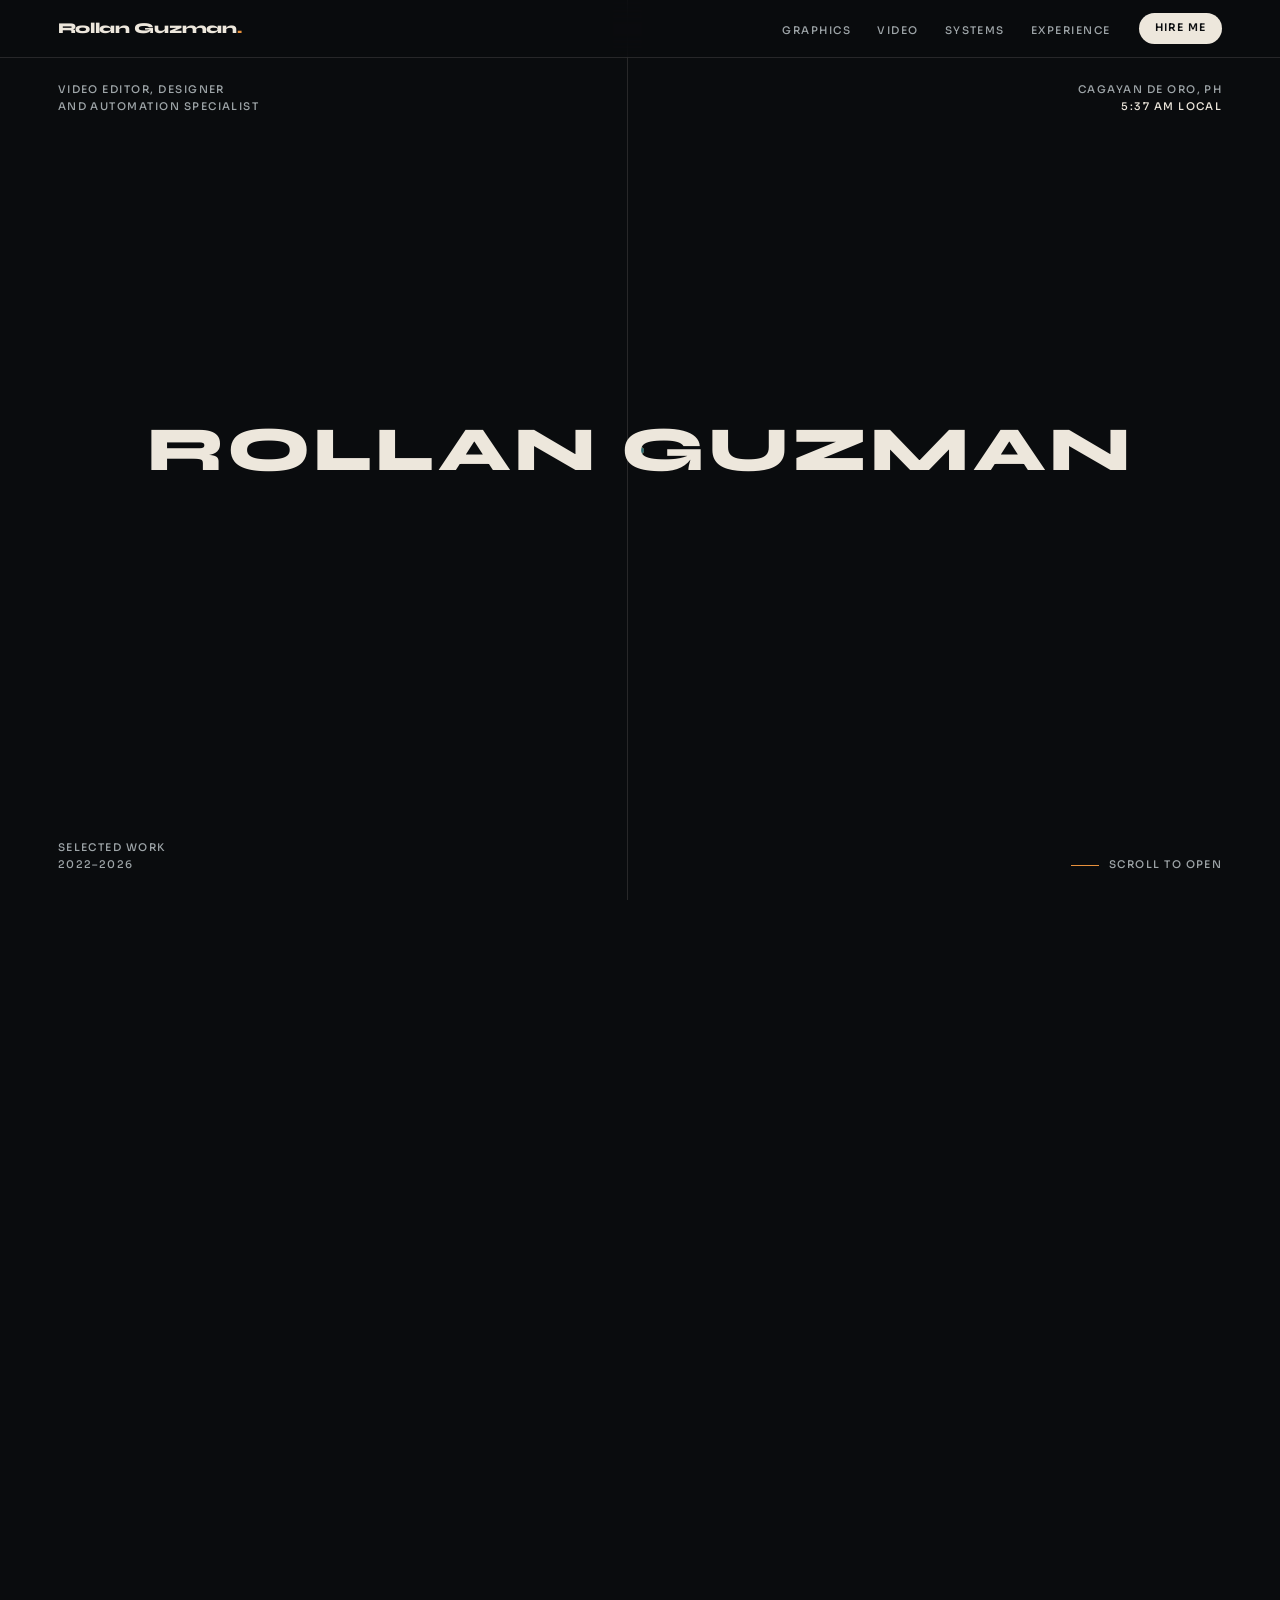
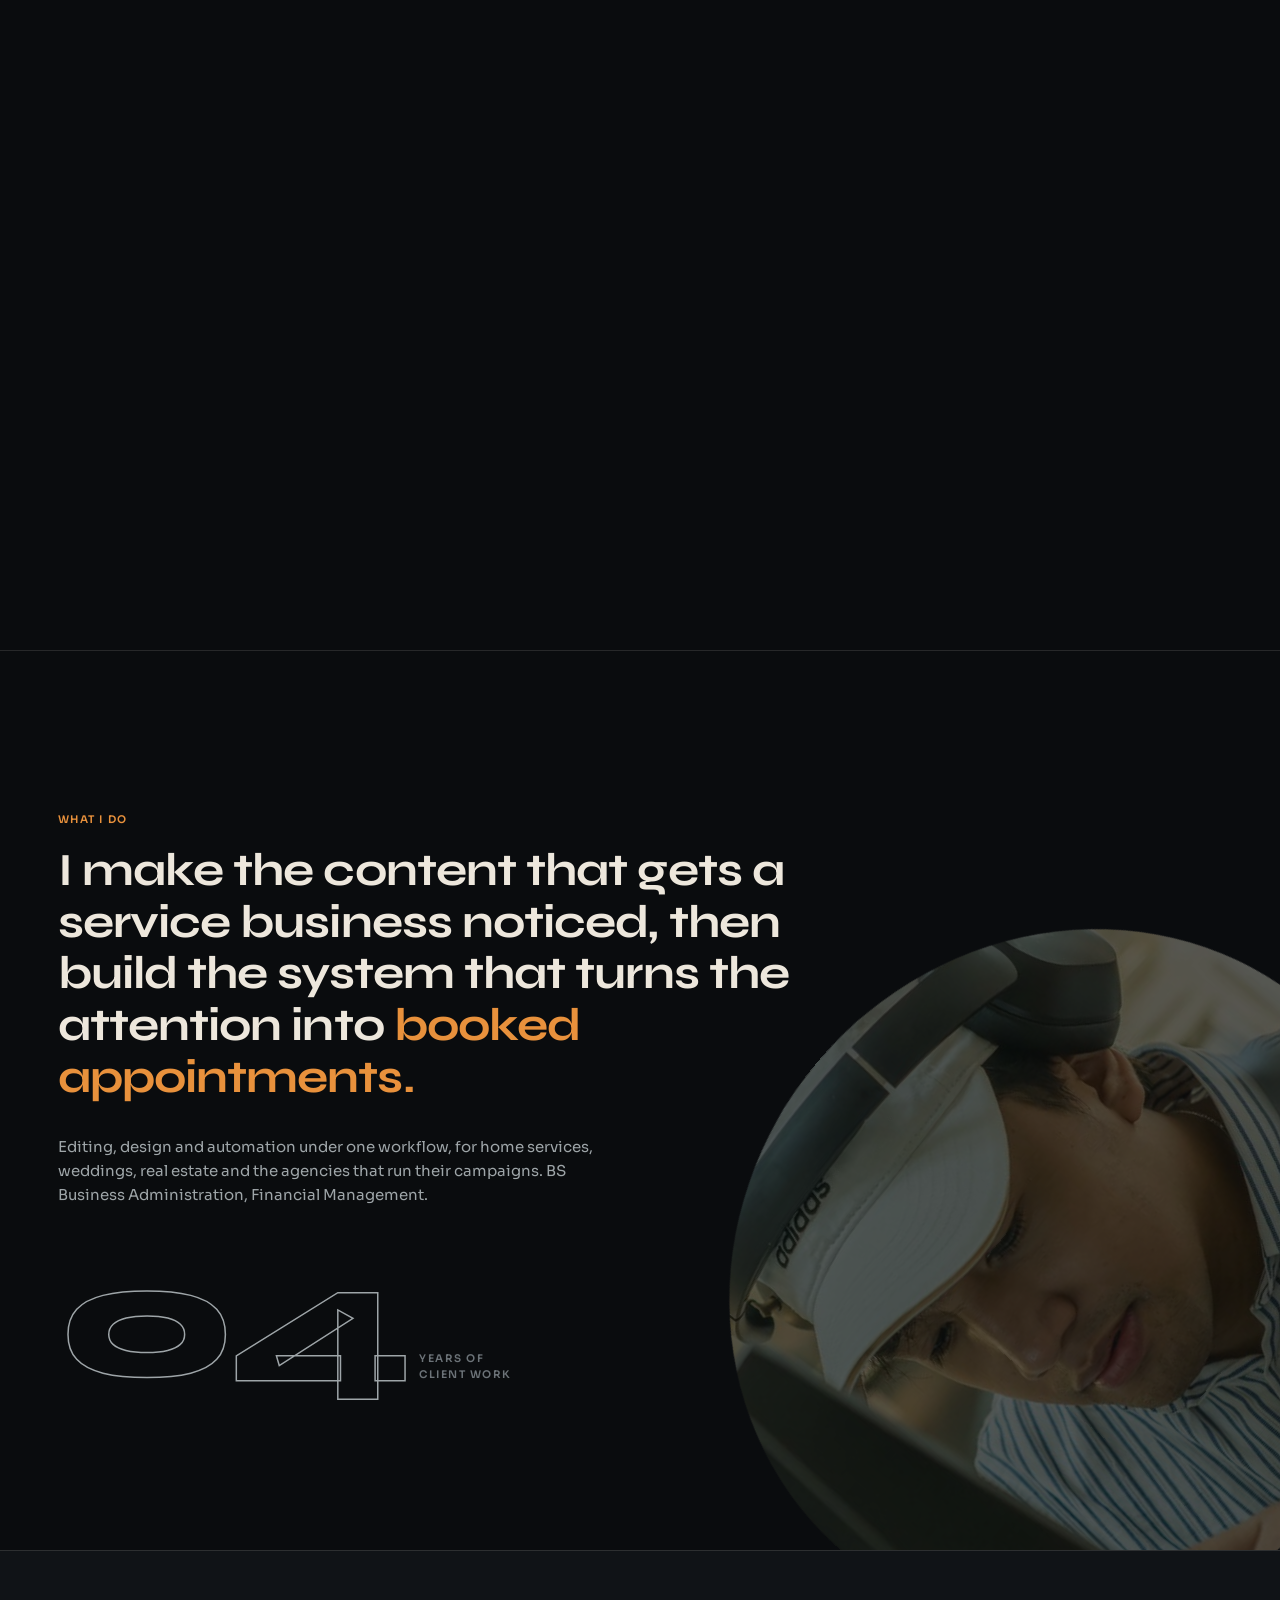
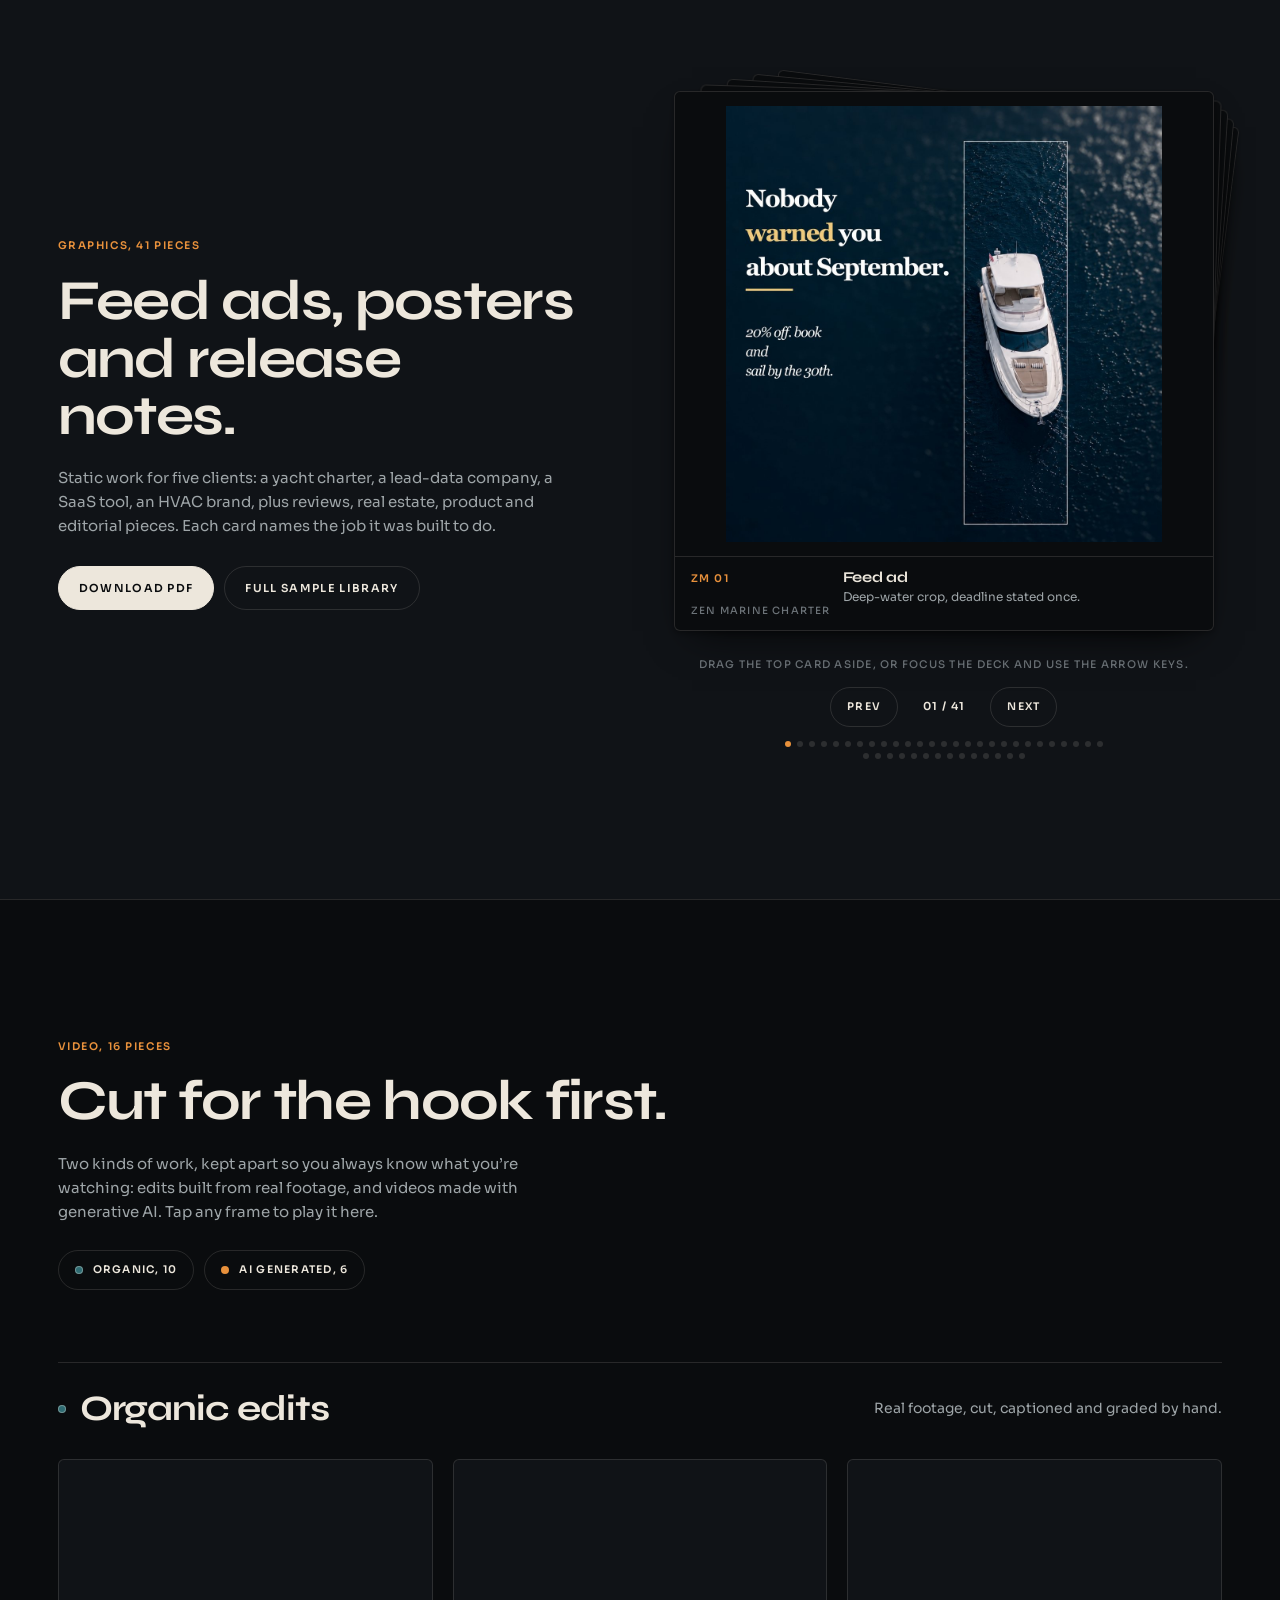
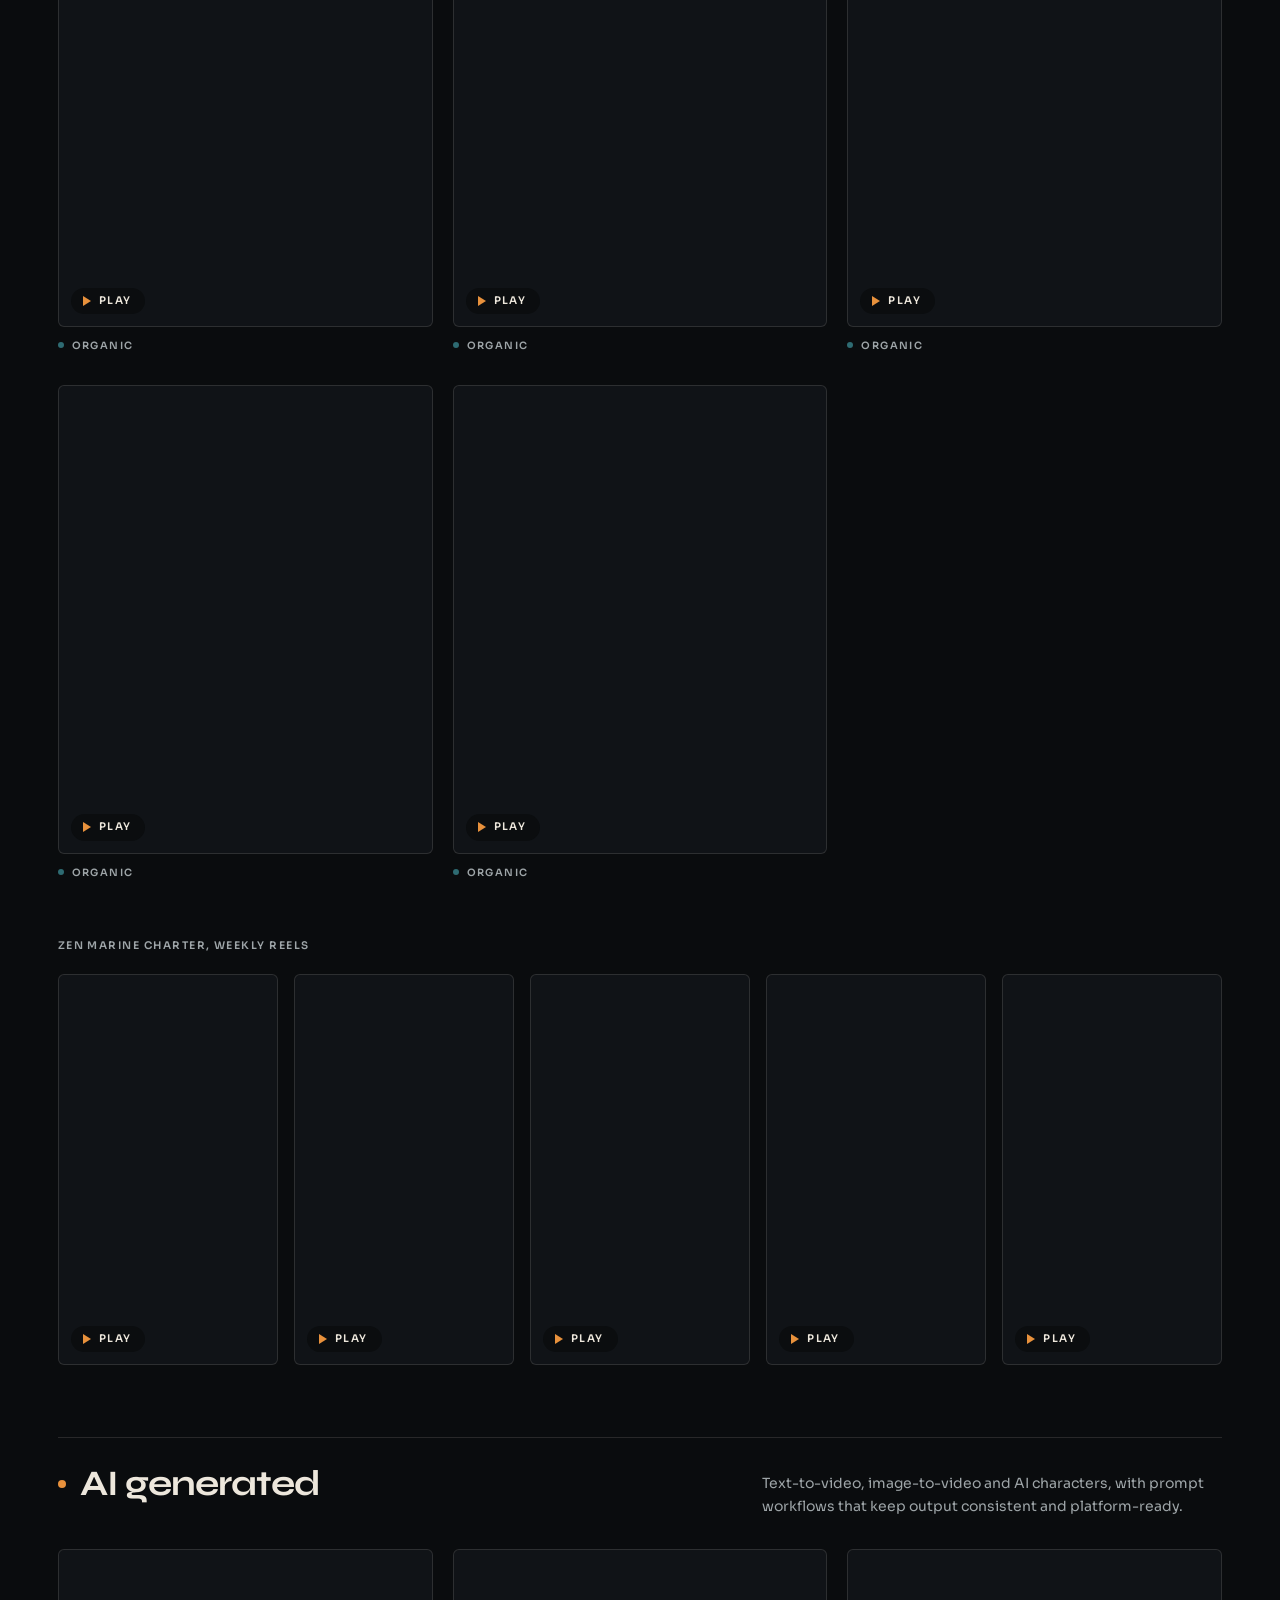
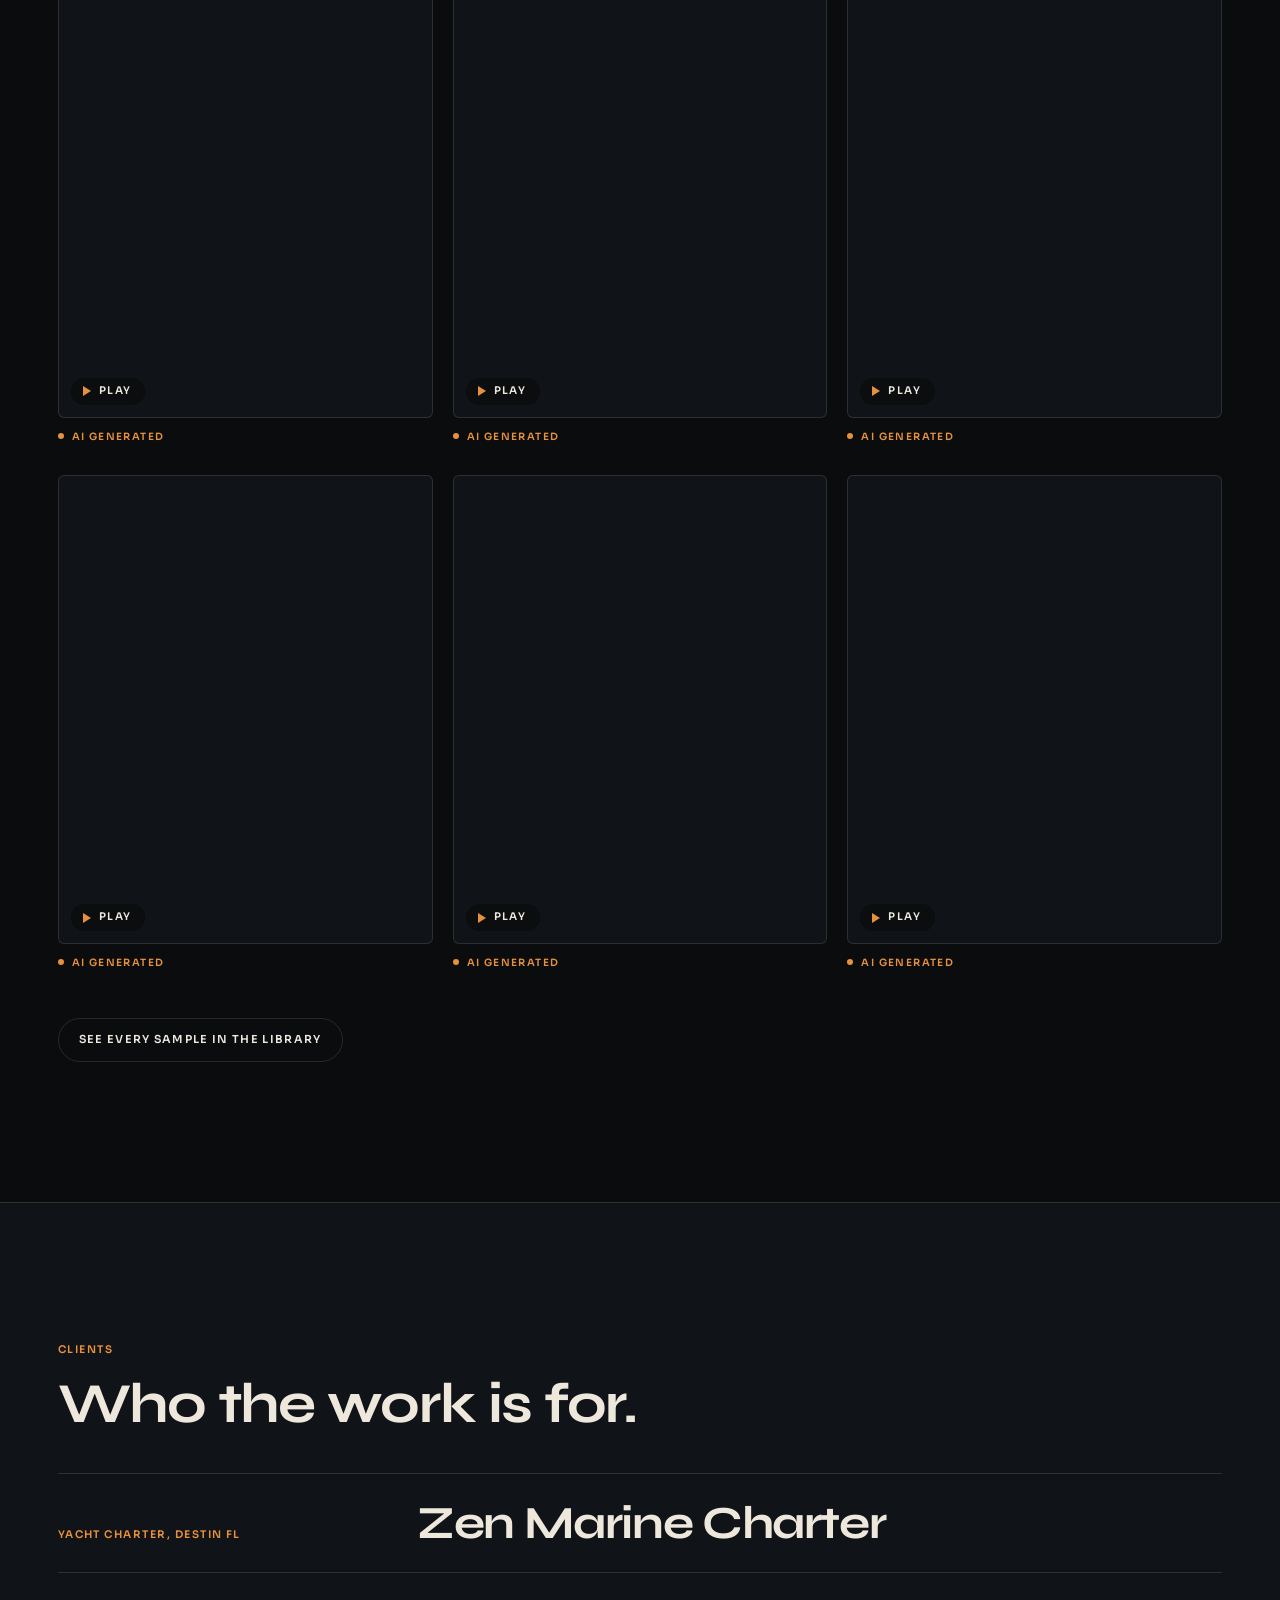
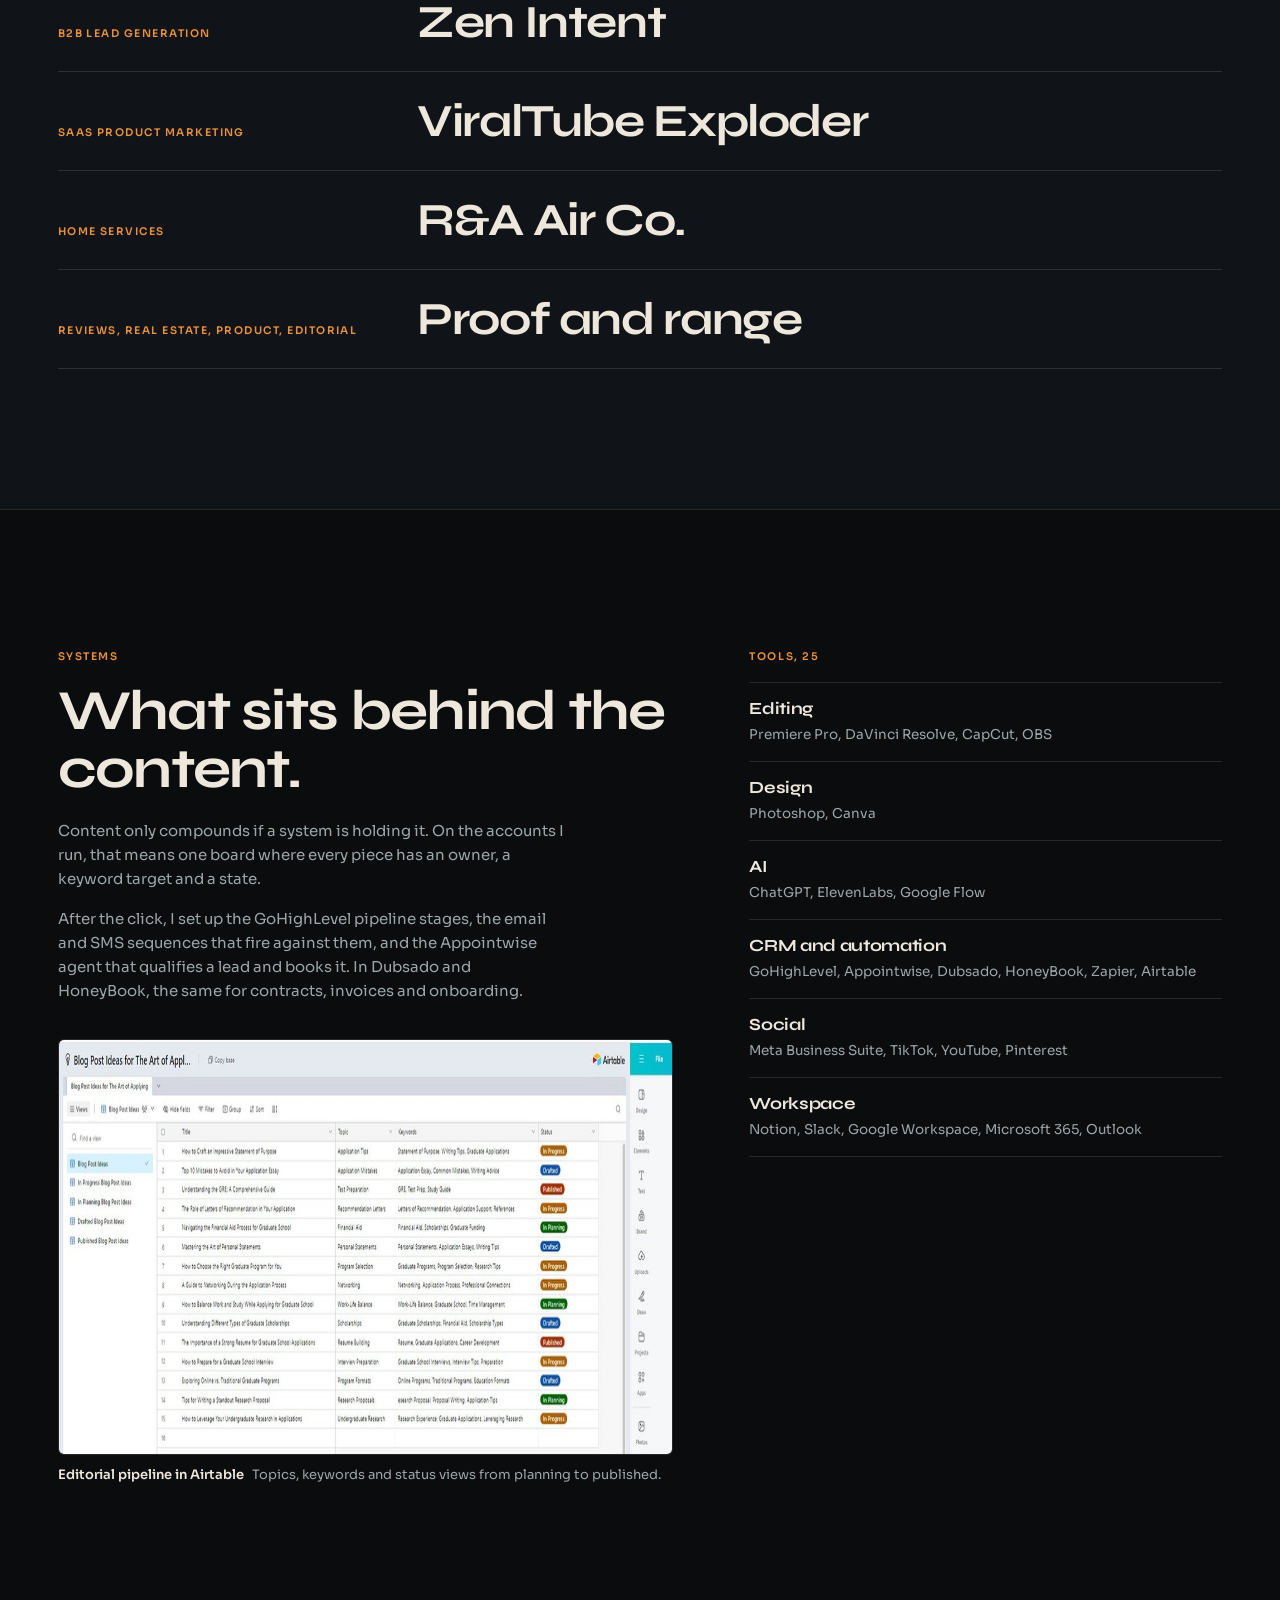
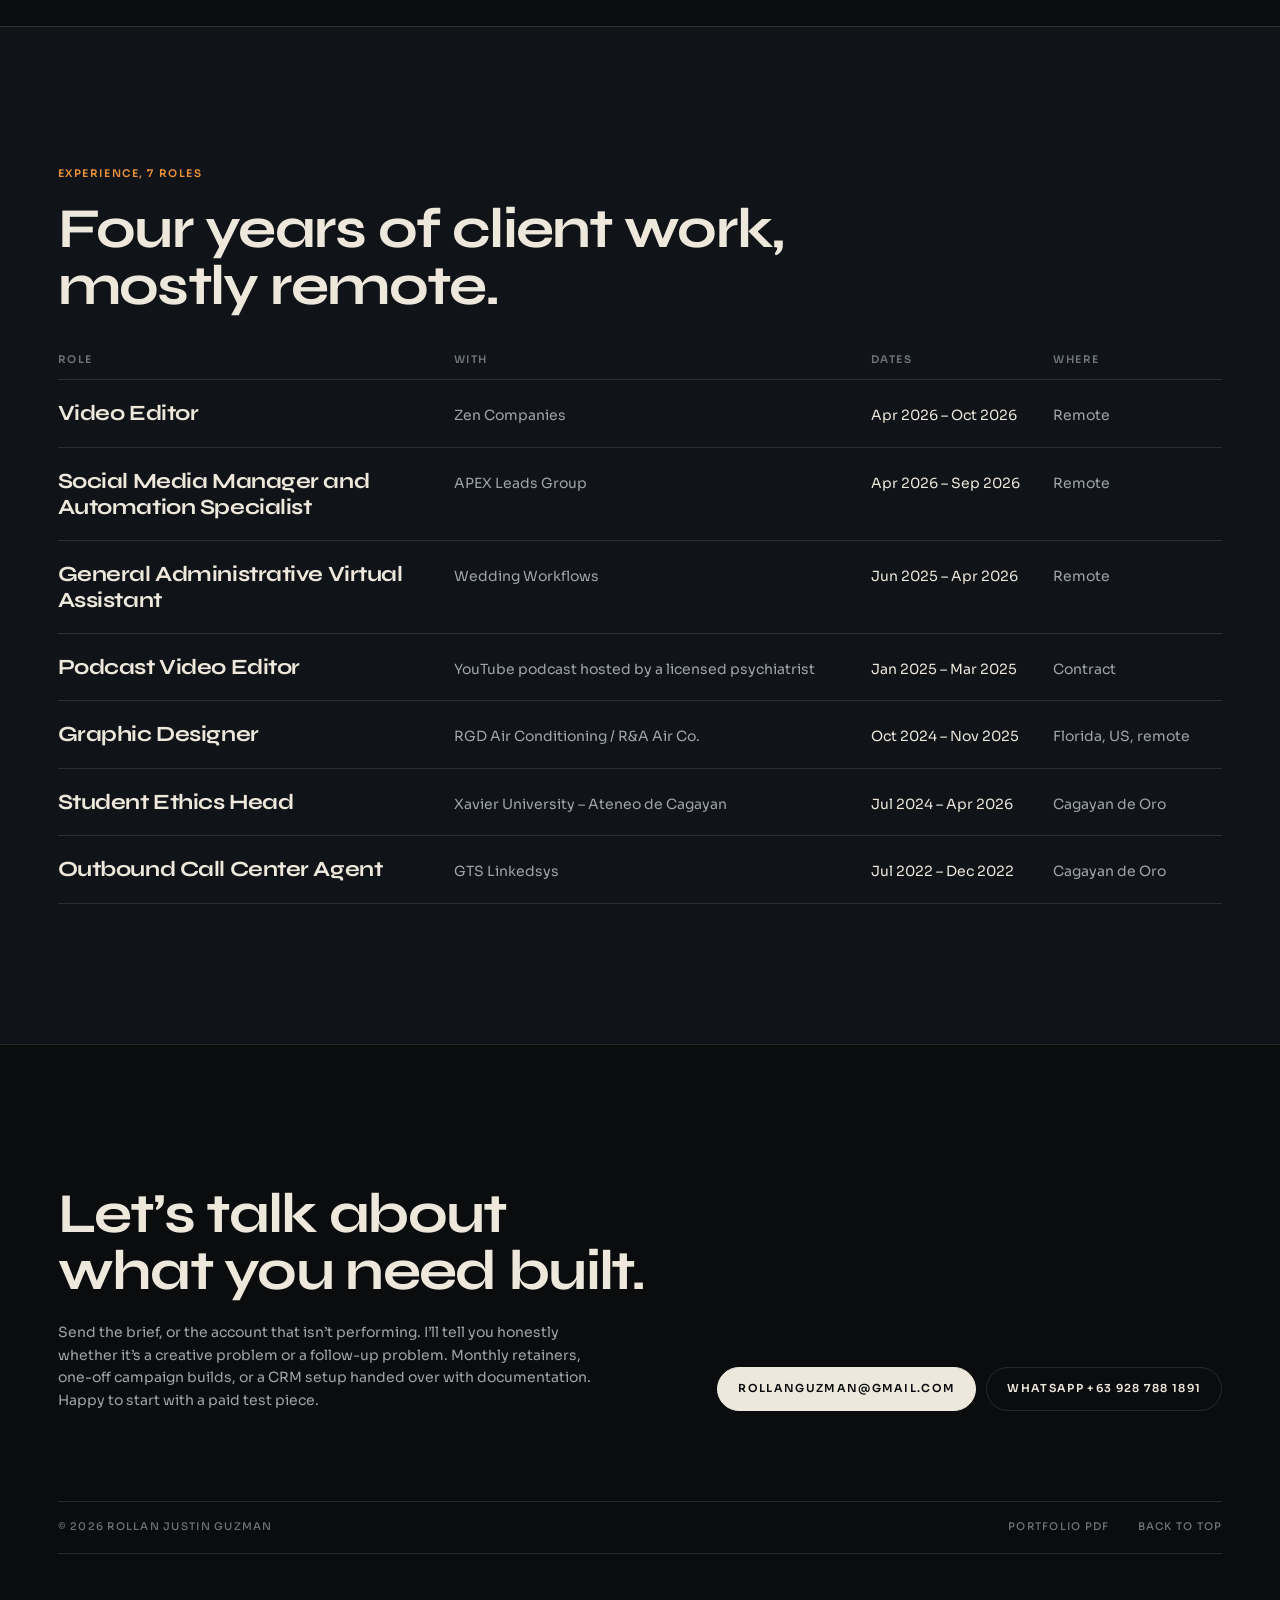
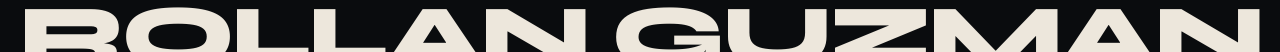
<file: index.html>
<!doctype html>
<html lang="en">
<head>
<meta charset="utf-8">
<meta name="viewport" content="width=device-width, initial-scale=1, viewport-fit=cover">
<title>Rollan Justin Guzman — Video Editor, Designer &amp; Automation Specialist</title>
<meta name="description" content="Freelance video editor, graphic designer and CRM automation specialist. I make the content that gets a service business noticed, then build the system that turns attention into booked appointments.">
<link rel="canonical" href="https://rollanjustinguzman.github.io/">
<meta name="theme-color" content="#0A0C0E">
<meta property="og:type" content="website">
<meta property="og:url" content="https://rollanjustinguzman.github.io/">
<meta property="og:title" content="Rollan Justin Guzman — Creative &amp; Automation Portfolio">
<meta property="og:description" content="Video editing, brand design, social management and CRM automation for service businesses.">
<meta property="og:image" content="https://rollanjustinguzman.github.io/assets/img/photo_cover.jpg">
<meta name="twitter:card" content="summary_large_image">
<link rel="icon" href="data:image/svg+xml,%3Csvg xmlns='http://www.w3.org/2000/svg' viewBox='0 0 32 32'%3E%3Crect width='32' height='32' fill='%230A0C0E'/%3E%3Ctext x='4' y='23' font-family='Arial' font-weight='900' font-size='19' fill='%23EDE7DC'%3ER%3C/text%3E%3Ccircle cx='25' cy='21' r='3' fill='%23E8913C'/%3E%3C/svg%3E">
<link rel="preload" href="assets/fonts/syne.woff2" as="font" type="font/woff2" crossorigin>
<script>if(!matchMedia('(prefers-reduced-motion: reduce)').matches)document.documentElement.classList.add('motion');
/* Always open at the top with the name closed: no remembered scroll, no #section jump. */
try{if('scrollRestoration' in history)history.scrollRestoration='manual';if(location.hash)history.replaceState(null,'',location.pathname+location.search);}catch(e){}</script>
<link rel="stylesheet" href="assets/css/site.css">
</head>
<body>
<a class="skip" href="#main">Skip to content</a>

<header class="nav" id="top">
  <a class="nav-mark" href="#top" aria-label="Rollan Guzman, back to top">Rollan Guzman<span>.</span></a>
  <nav aria-label="Primary">
    <ul>
      <li><a href="#work">Graphics</a></li>
      <li><a href="#reels">Video</a></li>
      <li><a href="#systems">Systems</a></li>
      <li><a href="#experience">Experience</a></li>
    </ul>
  </nav>
  <a class="pill" href="#contact">Hire me</a>
</header>

<main id="main">

<!-- PORTAL HERO -->
<section class="portal" aria-label="Rollan Justin Guzman">
  <div class="stage">
    <img class="portal-img" src="assets/img/photo_cover.jpg" alt="Rollan Justin Guzman editing at a laptop" width="1672" height="941" fetchpriority="high">
    <div class="portal-wash" aria-hidden="true"></div>
    <div class="portal-veil" aria-hidden="true"></div>
    <div class="panel panel-l" aria-hidden="true"></div>
    <div class="panel panel-r" aria-hidden="true"></div>
    <span class="dot dot-a" aria-hidden="true"></span>
    <span class="dot dot-b" aria-hidden="true"></span>
    <h1 class="portal-title"><span class="half half-l">Rollan</span> <span class="half half-r">Guzman</span></h1>
    <p class="meta meta-tl">Video editor, designer<br>and automation specialist</p>
    <p class="meta meta-tr">Cagayan de Oro, PH<br><span id="clock">Local time</span></p>
    <p class="meta meta-bl">Selected work<br>2022–2026</p>
    <p class="meta meta-br">Scroll to open</p>
  </div>
</section>

<!-- STATEMENT -->
<section class="fold" id="about">
  <div class="fold-inner">
    <p class="label reveal">What I do</p>
    <p class="statement reveal">I make the content that gets a service business noticed, then build the system that turns the attention into <em>booked appointments.</em></p>
    <p class="fold-note reveal">Editing, design and automation under one workflow, for home services, weddings, real estate and the agencies that run their campaigns. BS Business Administration, Financial Management.</p>
    <div class="index reveal" aria-label="Four years of client work"><span class="index-num" aria-hidden="true">04</span><span class="index-cap">years of<br>client work</span></div>
  </div>
  <img class="orb" src="assets/img/photo_wide.jpg" alt="" width="1200" height="674" loading="lazy">
</section>

<!-- GRAPHICS DECK -->
<section class="releases" id="work">
  <div class="rel-copy">
    <p class="label reveal">Graphics, 41 pieces</p>
    <h2 class="h2 reveal">Feed ads, posters and release notes.</h2>
    <p class="lede reveal">Static work for five clients: a yacht charter, a lead-data company, a SaaS tool, an HVAC brand, plus reviews, real estate, product and editorial pieces. Each card names the job it was built to do.</p>
    <div class="btns reveal">
      <a class="btn btn-solid" href="assets/pdf/rollan-guzman-portfolio.pdf" target="_blank" rel="noopener">Download PDF</a>
      <a class="btn" href="https://drive.google.com/drive/folders/10nQy8GcR4z_6_wf2hoM9pNLpjcJK8HDm?usp=drive_link" target="_blank" rel="noopener">Full sample library</a>
    </div>
  </div>

  <div class="deck-wrap">
    <div class="deck" id="deck" tabindex="0" role="region" aria-roledescription="card deck" aria-label="Graphics deck. Use the left and right arrow keys to flip through.">
      <!-- ZM: Zen Marine Charter (9) -->
      <figure class="card"><div class="card-img"><img src="assets/img/zm_sept_dark.jpg" alt="September charter offer, dark water" draggable="false" loading="lazy"></div><figcaption><b>ZM 01</b><span class="c-t">Feed ad</span><span class="c-n">Deep-water crop, deadline stated once.</span><span class="c-c">Zen Marine Charter</span></figcaption></figure>
      <figure class="card"><div class="card-img"><img src="assets/img/zm_sept_gold.jpg" alt="September charter offer, golden hour" draggable="false" loading="lazy"></div><figcaption><b>ZM 02</b><span class="c-t">Warm variant</span><span class="c-n">Same copy, A/B tested against the cool version.</span><span class="c-c">Zen Marine Charter</span></figcaption></figure>
      <figure class="card"><div class="card-img"><img src="assets/img/zm_aerial.jpg" alt="Aerial yacht at speed with offer" draggable="false" loading="lazy"></div><figcaption><b>ZM 03</b><span class="c-t">Offer ad</span><span class="c-n">Discount carried as a caption, not a badge.</span><span class="c-c">Zen Marine Charter</span></figcaption></figure>
      <figure class="card"><div class="card-img"><img src="assets/img/zm_vessel.jpg" alt="Whole vessel private charter ad" draggable="false" loading="lazy"></div><figcaption><b>ZM 04</b><span class="c-t">Private charter</span><span class="c-n">Sells exclusivity rather than price.</span><span class="c-c">Zen Marine Charter</span></figcaption></figure>
      <figure class="card"><div class="card-img"><img src="assets/img/zm_spec.jpg" alt="Lovin Life vessel spec card" draggable="false" loading="lazy"></div><figcaption><b>ZM 05</b><span class="c-t">Spec card</span><span class="c-n">Capacity, duration, crew and price up front.</span><span class="c-c">Zen Marine Charter</span></figcaption></figure>
      <figure class="card"><div class="card-img"><img src="assets/img/zm_story.jpg" alt="Weekend still open story ad" draggable="false" loading="lazy"></div><figcaption><b>ZM 06</b><span class="c-t">Story ad</span><span class="c-n">Notification format over customer footage.</span><span class="c-c">Zen Marine Charter</span></figcaption></figure>
      <figure class="card"><div class="card-img"><img src="assets/img/zm_banner.jpg" alt="Dream Yacht Facebook banner" draggable="false" loading="lazy"></div><figcaption><b>ZM 07</b><span class="c-t">Page banner</span><span class="c-n">Clears the profile photo and the mobile crop.</span><span class="c-c">Zen Marine Charter</span></figcaption></figure>
      <figure class="card"><div class="card-img"><img src="assets/img/zm_gather.jpg" alt="October charter offer postcard" draggable="false" loading="lazy"></div><figcaption><b>ZM 08</b><span class="c-t">Seasonal offer</span><span class="c-n">October discount set as a postcard with tab navigation.</span><span class="c-c">Zen Marine Charter</span></figcaption></figure>
      <figure class="card"><div class="card-img"><img src="assets/img/zm_food.jpg" alt="Grazing board FAQ post" draggable="false" loading="lazy"></div><figcaption><b>ZM 09</b><span class="c-t">FAQ post</span><span class="c-n">Answers a booking question with the add-on prices.</span><span class="c-c">Zen Marine Charter</span></figcaption></figure>
      <!-- ZI: Zen Intent (13) -->
      <figure class="card"><div class="card-img"><img src="assets/img/zi_price.jpg" alt="Priced per lead poster" draggable="false" loading="lazy"></div><figcaption><b>ZI 01</b><span class="c-t">Pricing post</span><span class="c-n">The number does the work.</span><span class="c-c">Zen Intent</span></figcaption></figure>
      <figure class="card"><div class="card-img"><img src="assets/img/zi_raw.jpg" alt="Lead teardown poster" draggable="false" loading="lazy"></div><figcaption><b>ZI 02</b><span class="c-t">Lead Teardown No. 2</span><span class="c-n">Recurring format with a series mark.</span><span class="c-c">Zen Intent</span></figcaption></figure>
      <figure class="card"><div class="card-img"><img src="assets/img/zi_icp.jpg" alt="ICP targeting spec poster" draggable="false" loading="lazy"></div><figcaption><b>ZI 03</b><span class="c-t">Targeting post</span><span class="c-n">One word in red carries the argument.</span><span class="c-c">Zen Intent</span></figcaption></figure>
      <figure class="card"><div class="card-img"><img src="assets/img/zi_digging.jpg" alt="Stop digging, start pitching ad for SEO agencies" draggable="false" loading="lazy"></div><figcaption><b>ZI 04</b><span class="c-t">Feed ad</span><span class="c-n">Stop and start headline framed around the product signals.</span><span class="c-c">Zen Intent</span></figcaption></figure>
      <figure class="card"><div class="card-img"><img src="assets/img/zi_victim.jpg" alt="Pipeline trial ad for community solar reps" draggable="false" loading="lazy"></div><figcaption><b>ZI 05</b><span class="c-t">Trial ad</span><span class="c-n">Community solar angle with the trial terms in the footer.</span><span class="c-c">Zen Intent</span></figcaption></figure>
      <figure class="card"><div class="card-img"><img src="assets/img/zi_dashboard.jpg" alt="Blunt-headline ad for agencies selling to plumbers" draggable="false" loading="lazy"></div><figcaption><b>ZI 06</b><span class="c-t">Provocation ad</span><span class="c-n">A blunt hook that stops the scroll, then reframes the demo.</span><span class="c-c">Zen Intent</span></figcaption></figure>
      <figure class="card"><div class="card-img"><img src="assets/img/zi_boat.jpg" alt="Build the pipeline carousel opener" draggable="false" loading="lazy"></div><figcaption><b>ZI 07</b><span class="c-t">Carousel opener</span><span class="c-n">Aspiration hook that hands off to the swipe.</span><span class="c-c">Zen Intent</span></figcaption></figure>
      <figure class="card"><div class="card-img"><img src="assets/img/zi_subscriber.jpg" alt="Subscriber qualification checklist post" draggable="false" loading="lazy"></div><figcaption><b>ZI 08</b><span class="c-t">Checklist post</span><span class="c-n">Three qualification checks laid out as steps.</span><span class="c-c">Zen Intent</span></figcaption></figure>
      <figure class="card"><div class="card-img"><img src="assets/img/zi_freesearch.jpg" alt="Free search offer card for roofer prospecting" draggable="false" loading="lazy"></div><figcaption><b>ZI 09</b><span class="c-t">Story offer card</span><span class="c-n">9:16 free-search offer with the product in frame.</span><span class="c-c">Zen Intent</span></figcaption></figure>
      <figure class="card"><div class="card-img"><img src="assets/img/zi_pov.jpg" alt="POV story ad with lead score table" draggable="false" loading="lazy"></div><figcaption><b>ZI 10</b><span class="c-t">POV story ad</span><span class="c-n">9:16, the real results table carries the proof.</span><span class="c-c">Zen Intent</span></figcaption></figure>
      <figure class="card"><div class="card-img"><img src="assets/img/zi_founder.jpg" alt="Founder at laptop territory ad" draggable="false" loading="lazy"></div><figcaption><b>ZI 11</b><span class="c-t">Founder ad</span><span class="c-n">4:5 founder-led variant of the same offer.</span><span class="c-c">Zen Intent</span></figcaption></figure>
      <figure class="card"><div class="card-img"><img src="assets/img/zi_calling.jpg" alt="What makes a lead worth calling carousel cover" draggable="false" loading="lazy"></div><figcaption><b>ZI 12</b><span class="c-t">Carousel cover</span><span class="c-n">Lead quality explainer, numbered to pull the swipe.</span><span class="c-c">Zen Intent</span></figcaption></figure>
      <figure class="card"><div class="card-img"><img src="assets/img/zi_score.jpg" alt="Average lead score stat post with dashboard" draggable="false" loading="lazy"></div><figcaption><b>ZI 13</b><span class="c-t">Stat post</span><span class="c-n">One number up front, dashboard as the evidence.</span><span class="c-c">Zen Intent</span></figcaption></figure>
      <!-- VT: ViralTube Exploder (5) -->
      <figure class="card"><div class="card-img"><img src="assets/img/vt_refine.jpg" alt="AI thumbnail refinement announcement" draggable="false" loading="lazy"></div><figcaption><b>VT 01</b><span class="c-t">Feature release</span><span class="c-n">Version badge, one feature, one benefit.</span><span class="c-c">ViralTube Exploder</span></figcaption></figure>
      <figure class="card"><div class="card-img"><img src="assets/img/vt_gallery.jpg" alt="Explore gallery announcement" draggable="false" loading="lazy"></div><figcaption><b>VT 02</b><span class="c-t">Feature release</span><span class="c-n">Same template, proving the system repeats.</span><span class="c-c">ViralTube Exploder</span></figcaption></figure>
      <figure class="card"><div class="card-img"><img src="assets/img/vt_120.jpg" alt="Thumbnail sizing educational post" draggable="false" loading="lazy"></div><figcaption><b>VT 03</b><span class="c-t">Educational post</span><span class="c-n">A real constraint shown to scale.</span><span class="c-c">ViralTube Exploder</span></figcaption></figure>
      <figure class="card"><div class="card-img"><img src="assets/img/vt_thumbs.jpg" alt="Save up to 30 thumbnails tier promo" draggable="false" loading="lazy"></div><figcaption><b>VT 04</b><span class="c-t">Tier promo</span><span class="c-n">A plan feature sold as a stack of saved thumbnails.</span><span class="c-c">ViralTube Exploder</span></figcaption></figure>
      <figure class="card"><div class="card-img"><img src="assets/img/vt_angles.jpg" alt="Curiosity and stakes angle educational post" draggable="false" loading="lazy"></div><figcaption><b>VT 05</b><span class="c-t">Educational post</span><span class="c-n">Two hook angles explained side by side.</span><span class="c-c">ViralTube Exploder</span></figcaption></figure>
      <!-- RA: R&A Air Co. (4) -->
      <figure class="card"><div class="card-img"><img src="assets/img/d2.jpg" alt="Seasonal install offer graphic" draggable="false" loading="lazy"></div><figcaption><b>RA 01</b><span class="c-t">Seasonal offer</span><span class="c-n">Install promotion, one booking action.</span><span class="c-c">R&amp;A Air Co.</span></figcaption></figure>
      <figure class="card"><div class="card-img"><img src="assets/img/d4.jpg" alt="Paid ad about energy costs" draggable="false" loading="lazy"></div><figcaption><b>RA 02</b><span class="c-t">Paid ad</span><span class="c-n">Energy-cost angle for the Meta feed.</span><span class="c-c">R&amp;A Air Co.</span></figcaption></figure>
      <figure class="card"><div class="card-img"><img src="assets/img/d3.jpg" alt="Before and after coil replacement post" draggable="false" loading="lazy"></div><figcaption><b>RA 03</b><span class="c-t">Proof post</span><span class="c-n">Before and after a coil replacement.</span><span class="c-c">R&amp;A Air Co.</span></figcaption></figure>
      <figure class="card"><div class="card-img"><img src="assets/img/d5.jpg" alt="Energy efficiency tips carousel" draggable="false" loading="lazy"></div><figcaption><b>RA 04</b><span class="c-t">Educational carousel</span><span class="c-n">Maintenance tips built to earn saves.</span><span class="c-c">R&amp;A Air Co.</span></figcaption></figure>
      <!-- PR: Proof, awareness, range (10) -->
      <figure class="card"><div class="card-img"><img src="assets/img/d7.jpg" alt="Five star review graphic" draggable="false" loading="lazy"></div><figcaption><b>PR 01</b><span class="c-t">Review graphic</span><span class="c-n">Five-star quote over field photography.</span><span class="c-c">Proof and range</span></figcaption></figure>
      <figure class="card"><div class="card-img"><img src="assets/img/d8.jpg" alt="Customer testimonial graphic" draggable="false" loading="lazy"></div><figcaption><b>PR 02</b><span class="c-t">Review graphic</span><span class="c-n">Longer testimonial, named customer.</span><span class="c-c">Proof and range</span></figcaption></figure>
      <figure class="card"><div class="card-img"><img src="assets/img/d14.jpg" alt="HVAC services overview post" draggable="false" loading="lazy"></div><figcaption><b>PR 03</b><span class="c-t">Service overview</span><span class="c-n">Three services, one enquiry action.</span><span class="c-c">Proof and range</span></figcaption></figure>
      <figure class="card"><div class="card-img"><img src="assets/img/d6.jpg" alt="Indoor air quality awareness post" draggable="false" loading="lazy"></div><figcaption><b>PR 04</b><span class="c-t">Awareness post</span><span class="c-n">Indoor air quality explainer.</span><span class="c-c">Proof and range</span></figcaption></figure>
      <figure class="card"><div class="card-img"><img src="assets/img/d1.jpg" alt="Trivia engagement post" draggable="false" loading="lazy"></div><figcaption><b>PR 05</b><span class="c-t">Engagement post</span><span class="c-n">Trivia format written to lift comments.</span><span class="c-c">Proof and range</span></figcaption></figure>
      <figure class="card"><div class="card-img"><img src="assets/img/d9.jpg" alt="Thermostat settings question post" draggable="false" loading="lazy"></div><figcaption><b>PR 06</b><span class="c-t">Question post</span><span class="c-n">Thermostat settings, seasonal hook.</span><span class="c-c">Proof and range</span></figcaption></figure>
      <figure class="card"><div class="card-img"><img src="assets/img/d10.jpg" alt="Luxury real estate listing card" draggable="false" loading="lazy"></div><figcaption><b>PR 07</b><span class="c-t">Real estate</span><span class="c-n">Listing card with property features.</span><span class="c-c">Proof and range</span></figcaption></figure>
      <figure class="card"><div class="card-img"><img src="assets/img/d11.jpg" alt="New listing announcement" draggable="false" loading="lazy"></div><figcaption><b>PR 08</b><span class="c-t">Real estate</span><span class="c-n">New listing announcement.</span><span class="c-c">Proof and range</span></figcaption></figure>
      <figure class="card"><div class="card-img"><img src="assets/img/d12.jpg" alt="Editorial motivational poster" draggable="false" loading="lazy"></div><figcaption><b>PR 09</b><span class="c-t">Editorial poster</span><span class="c-n">Flat-colour type and illustration study.</span><span class="c-c">Proof and range</span></figcaption></figure>
      <figure class="card"><div class="card-img"><img src="assets/img/pr_insole.jpg" alt="Shoe insole product infographic" draggable="false" loading="lazy"></div><figcaption><b>PR 10</b><span class="c-t">Product infographic</span><span class="c-n">Callouts plus a five-step how-it-works strip.</span><span class="c-c">Proof and range</span></figcaption></figure>
    </div>
    <div class="deck-foot">
      <p class="hint">Drag the top card aside, or focus the deck and use the arrow keys.</p>
      <div class="deck-ctrl">
        <button class="arrow" type="button" data-dir="-1" aria-label="Previous graphic">Prev</button>
        <span class="count" id="count" aria-live="polite">01 / 41</span>
        <button class="arrow" type="button" data-dir="1" aria-label="Next graphic">Next</button>
      </div>
      <div class="dots" id="dots" aria-hidden="true"></div>
    </div>
  </div>
</section>

<!-- VIDEO -->
<section class="reels" id="reels">
  <div class="reels-head">
    <p class="label reveal">Video, 16 pieces</p>
    <h2 class="h2 reveal">Cut for the hook first.</h2>
    <p class="lede reveal">Two kinds of work, kept apart so you always know what you’re watching: edits built from real footage, and videos made with generative AI. Tap any frame to play it here.</p>
    <nav class="vtabs reveal" aria-label="Video groups"><a href="#organic"><i class="vdot vdot-o"></i>Organic, 10</a><a href="#ai"><i class="vdot vdot-a"></i>AI generated, 6</a></nav>
  </div>

  <div class="vgroup" id="organic">
    <div class="vgroup-head"><h3><i class="vdot vdot-o"></i>Organic edits</h3><p>Real footage, cut, captioned and graded by hand.</p></div>
    <ol class="feat-row">
    <li class="reel feature"><button class="reel-play" type="button" data-id="1CbhDx20NnclmAOkKmsxrgKBGWXA8sFQW" data-title="Search first"><span class="reel-date"></span><img src="https://drive.google.com/thumbnail?id=1CbhDx20NnclmAOkKmsxrgKBGWXA8sFQW&amp;sz=w640" alt="" loading="lazy"><span class="play">Play</span></button><span class="tag">Organic</span></li>
    <li class="reel feature"><button class="reel-play" type="button" data-id="1bcJE0ZUu57paVNzKkM8r5KFHy5RmE-Hg" data-title="Search your ZIP"><span class="reel-date"></span><img src="https://drive.google.com/thumbnail?id=1bcJE0ZUu57paVNzKkM8r5KFHy5RmE-Hg&amp;sz=w640" alt="" loading="lazy"><span class="play">Play</span></button><span class="tag">Organic</span></li>
    <li class="reel feature"><button class="reel-play" type="button" data-id="1aFbz4IZ2mroT5ckrdswl9-eaeHIhHVVz" data-title="Edit 1007"><span class="reel-date"></span><img src="https://drive.google.com/thumbnail?id=1aFbz4IZ2mroT5ckrdswl9-eaeHIhHVVz&amp;sz=w640" alt="" loading="lazy"><span class="play">Play</span></button><span class="tag">Organic</span></li>
    <li class="reel feature"><button class="reel-play" type="button" data-id="1R6PYGBEZ28tpK15M9zUVMe8ODWCLfsZ8" data-title="Anchor down"><span class="reel-date"></span><img src="https://drive.google.com/thumbnail?id=1R6PYGBEZ28tpK15M9zUVMe8ODWCLfsZ8&amp;sz=w640" alt="" loading="lazy"><span class="play">Play</span></button><span class="tag">Organic</span></li>
        <li class="reel feature"><button class="reel-play" type="button" data-id="1LsFeee7yiB5jrB6rSlWXt_qeiOhEU9Z_" data-title="A view worth accepting"><span class="reel-date"></span><img src="https://drive.google.com/thumbnail?id=1LsFeee7yiB5jrB6rSlWXt_qeiOhEU9Z_&amp;sz=w640" alt="" loading="lazy"><span class="play">Play</span></button><span class="tag">Organic</span></li>
    </ol>
    <h4 class="sub">Zen Marine Charter, weekly reels</h4>
    <ol class="reel-row">
    <li class="reel"><button class="reel-play" type="button" data-id="1w_a3ShHoQ3h48ND0_RqntgLIAjDjCsFe" data-title="Aug 10 reel"><span class="reel-date"></span><img src="https://drive.google.com/thumbnail?id=1w_a3ShHoQ3h48ND0_RqntgLIAjDjCsFe&amp;sz=w480" alt="" loading="lazy"><span class="play">Play</span></button></li>
    <li class="reel"><button class="reel-play" type="button" data-id="1AVE_xRFkeKArLhD3RQOlncNw6OxgjLu4" data-title="Aug 9 reel"><span class="reel-date"></span><img src="https://drive.google.com/thumbnail?id=1AVE_xRFkeKArLhD3RQOlncNw6OxgjLu4&amp;sz=w480" alt="" loading="lazy"><span class="play">Play</span></button></li>
    <li class="reel"><button class="reel-play" type="button" data-id="1KpBAWNv-kESniQKRT6e1c21FZBMg8DK_" data-title="Aug 7 reel"><span class="reel-date"></span><img src="https://drive.google.com/thumbnail?id=1KpBAWNv-kESniQKRT6e1c21FZBMg8DK_&amp;sz=w480" alt="" loading="lazy"><span class="play">Play</span></button></li>
    <li class="reel"><button class="reel-play" type="button" data-id="1M1H4JEqCwwNWX2GX_J83NJHvkU7sn_0z" data-title="Aug 5 reel"><span class="reel-date"></span><img src="https://drive.google.com/thumbnail?id=1M1H4JEqCwwNWX2GX_J83NJHvkU7sn_0z&amp;sz=w480" alt="" loading="lazy"><span class="play">Play</span></button></li>
    <li class="reel"><button class="reel-play" type="button" data-id="1mjG_w9-a0Gohv_V76EZvX_1MPkYRHQS-" data-title="Aug 3 reel"><span class="reel-date"></span><img src="https://drive.google.com/thumbnail?id=1mjG_w9-a0Gohv_V76EZvX_1MPkYRHQS-&amp;sz=w480" alt="" loading="lazy"><span class="play">Play</span></button></li>
    </ol>
  </div>

  <div class="vgroup" id="ai">
    <div class="vgroup-head"><h3><i class="vdot vdot-a"></i>AI generated</h3><p>Text-to-video, image-to-video and AI characters, with prompt workflows that keep output consistent and platform-ready.</p></div>
    <ol class="feat-row">
    <li class="reel feature"><button class="reel-play" type="button" data-id="1m_W7Vi2SUEUKq94vOVFdxP8PE5U8i7Gh" data-title="Pre-outreach check"><span class="reel-date"></span><img src="https://drive.google.com/thumbnail?id=1m_W7Vi2SUEUKq94vOVFdxP8PE5U8i7Gh&amp;sz=w640" alt="" loading="lazy"><span class="play">Play</span></button><span class="tag tag-ai">AI generated</span></li>
    <li class="reel feature"><button class="reel-play" type="button" data-id="1riC6Najcm519KOAR5LWFT6mJGBhuOKMU" data-title="Hook B"><span class="reel-date"></span><img src="https://drive.google.com/thumbnail?id=1riC6Najcm519KOAR5LWFT6mJGBhuOKMU&amp;sz=w640" alt="" loading="lazy"><span class="play">Play</span></button><span class="tag tag-ai">AI generated</span></li>
    <li class="reel feature"><button class="reel-play" type="button" data-id="1veqyeWC4hwebbvxj87fEyGVMGeE2KozG" data-title="With voiceover"><span class="reel-date"></span><img src="https://drive.google.com/thumbnail?id=1veqyeWC4hwebbvxj87fEyGVMGeE2KozG&amp;sz=w640" alt="" loading="lazy"><span class="play">Play</span></button><span class="tag tag-ai">AI generated</span></li>
    <li class="reel feature"><button class="reel-play" type="button" data-id="14VHTwKMNOZ1xBnLZETfC8dnpL_dXgI6_" data-title="Fixify"><span class="reel-date"></span><img src="https://drive.google.com/thumbnail?id=14VHTwKMNOZ1xBnLZETfC8dnpL_dXgI6_&amp;sz=w640" alt="" loading="lazy"><span class="play">Play</span></button><span class="tag tag-ai">AI generated</span></li>
    <li class="reel feature"><button class="reel-play" type="button" data-id="1dYcFv7f0pIHy03z_pnDIs-ddu9kdgzgU" data-title="Aduko"><span class="reel-date"></span><img src="https://drive.google.com/thumbnail?id=1dYcFv7f0pIHy03z_pnDIs-ddu9kdgzgU&amp;sz=w640" alt="" loading="lazy"><span class="play">Play</span></button><span class="tag tag-ai">AI generated</span></li>
    <li class="reel feature"><button class="reel-play" type="button" data-id="16rQ8giLzNxHiKbwJtyHwvbAUUD_58HQG" data-title="Ad set 1, v3"><span class="reel-date"></span><img src="https://drive.google.com/thumbnail?id=16rQ8giLzNxHiKbwJtyHwvbAUUD_58HQG&amp;sz=w640" alt="" loading="lazy"><span class="play">Play</span></button><span class="tag tag-ai">AI generated</span></li>
    </ol>
  </div>

  <p class="more"><a class="btn" href="https://drive.google.com/drive/folders/10nQy8GcR4z_6_wf2hoM9pNLpjcJK8HDm?usp=drive_link" target="_blank" rel="noopener">See every sample in the library</a></p>
</section>

<!-- ROSTER -->
<section class="roster" aria-labelledby="roster-h">
  <p class="label reveal">Clients</p>
  <h2 class="h2 reveal" id="roster-h">Who the work is for.</h2>
  <ul class="rows">
    <li class="row reveal"><span class="r-label">Yacht charter, Destin FL</span><span class="r-name">Zen Marine Charter</span></li>
    <li class="row reveal"><span class="r-label">B2B lead generation</span><span class="r-name">Zen Intent</span></li>
    <li class="row reveal"><span class="r-label">SaaS product marketing</span><span class="r-name">ViralTube Exploder</span></li>
    <li class="row reveal"><span class="r-label">Home services</span><span class="r-name">R&amp;A Air Co.</span></li>
    <li class="row reveal"><span class="r-label">Reviews, real estate, product, editorial</span><span class="r-name">Proof and range</span></li>
  </ul>
</section>

<!-- SYSTEMS -->
<section class="systems" id="systems">
  <div class="sys-copy">
    <p class="label reveal">Systems</p>
    <h2 class="h2 reveal">What sits behind the content.</h2>
    <p class="lede reveal">Content only compounds if a system is holding it. On the accounts I run, that means one board where every piece has an owner, a keyword target and a state.</p>
    <p class="lede reveal">After the click, I set up the GoHighLevel pipeline stages, the email and SMS sequences that fire against them, and the Appointwise agent that qualifies a lead and books it. In Dubsado and HoneyBook, the same for contracts, invoices and onboarding.</p>
    <figure class="sys-fig reveal"><img src="assets/img/sys.jpg" alt="Airtable editorial pipeline board" width="1100" height="416" loading="lazy"><figcaption><b>Editorial pipeline in Airtable</b>Topics, keywords and status views from planning to published.</figcaption></figure>
  </div>
  <div class="tools">
    <p class="label">Tools, 25</p>
    <dl>
      <div><dt>Editing</dt><dd>Premiere Pro, DaVinci Resolve, CapCut, OBS</dd></div>
      <div><dt>Design</dt><dd>Photoshop, Canva </dd></div>
      <div><dt>AI</dt><dd>ChatGPT, ElevenLabs, Google Flow</dd></div>
      <div><dt>CRM and automation</dt><dd>GoHighLevel, Appointwise, Dubsado, HoneyBook, Zapier, Airtable</dd></div>
      <div><dt>Social</dt><dd>Meta Business Suite, TikTok, YouTube, Pinterest</dd></div>
      <div><dt>Workspace</dt><dd>Notion, Slack, Google Workspace, Microsoft 365, Outlook</dd></div>
    </dl>
  </div>
</section>

<!-- DATES -->
<section class="dates" id="experience">
  <p class="label reveal">Experience, 7 roles</p>
  <h2 class="h2 reveal">Four years of client work, mostly remote.</h2>
  <div class="table-wrap">
    <table>
      <thead><tr><th scope="col">Role</th><th scope="col">With</th><th scope="col">Dates</th><th scope="col">Where</th></tr></thead>
      <tbody>
        <tr><th scope="row">Video Editor</th><td>Zen Companies</td><td>Apr 2026 – Oct 2026</td><td>Remote</td></tr>
        <tr><th scope="row">Social Media Manager and Automation Specialist</th><td>APEX Leads Group</td><td>Apr 2026 – Sep 2026</td><td>Remote</td></tr>
        <tr><th scope="row">General Administrative Virtual Assistant</th><td>Wedding Workflows</td><td>Jun 2025 – Apr 2026</td><td>Remote</td></tr>
        <tr><th scope="row">Podcast Video Editor</th><td>YouTube podcast hosted by a licensed psychiatrist</td><td>Jan 2025 – Mar 2025</td><td>Contract</td></tr>
        <tr><th scope="row">Graphic Designer</th><td>RGD Air Conditioning / R&amp;A Air Co.</td><td>Oct 2024 – Nov 2025</td><td>Florida, US, remote</td></tr>
        <tr><th scope="row">Student Ethics Head</th><td>Xavier University – Ateneo de Cagayan</td><td>Jul 2024 – Apr 2026</td><td>Cagayan de Oro</td></tr>
        <tr><th scope="row">Outbound Call Center Agent</th><td>GTS Linkedsys</td><td>Jul 2022 – Dec 2022</td><td>Cagayan de Oro</td></tr>
      </tbody>
    </table>
  </div>
</section>

<!-- CLOSE -->
<section class="close" id="contact">
  <div class="close-top">
    <div>
      <h2 class="h2 close-h reveal">Let’s talk about what you need built.</h2>
      <p class="fine reveal">Send the brief, or the account that isn’t performing. I’ll tell you honestly whether it’s a creative problem or a follow-up problem. Monthly retainers, one-off campaign builds, or a CRM setup handed over with documentation. Happy to start with a paid test piece.</p>
    </div>
    <div class="btns close-btns reveal">
      <a class="btn btn-solid" href="mailto:rollanguzman@gmail.com">rollanguzman@gmail.com</a>
      <a class="btn" href="https://wa.me/639287881891" target="_blank" rel="noopener">WhatsApp +63 928 788 1891</a>
    </div>
  </div>
  <footer class="foot">
    <span>© 2026 Rollan Justin Guzman</span>
    <a href="assets/pdf/rollan-guzman-portfolio.pdf" target="_blank" rel="noopener">Portfolio PDF</a>
    <a href="#top">Back to top</a>
  </footer>
  <p class="big-mark" aria-hidden="true">Rollan Guzman</p>
</section>

</main>

<script src="assets/js/site.js" defer></script>
</body>
</html>
</file>
<file: assets/css/site.css>
/* Rollan Guzman — portal portfolio
   Palette: ground, ink and the two accents. Amber is sampled from the
   lamp-lit shoji in the portrait; teal sits in its shadows once the
   duotone wash is up. Accents are only ever type, a dot or a rule. */
@font-face { font-family: 'Syne'; src: url('../fonts/syne.woff2') format('woff2'); font-weight: 400 800; font-display: swap; }
@font-face { font-family: 'Sora'; src: url('../fonts/sora.woff2') format('woff2'); font-weight: 100 800; font-display: swap; }
:root {
  --ground: #0A0C0E;
  --ground-2: #101317;
  --ink: #EDE7DC;
  --ink-2: #9EA5A8;
  --muted: #6C7378;
  --amber: #E8913C;
  --teal: #2E6B72;
  --line: rgba(237, 231, 220, .13);
  --display: 'Syne', 'Arial Black', 'Helvetica Neue', Arial, sans-serif;
  --sans: 'Sora', 'Helvetica Neue', Arial, sans-serif;
  --pad: clamp(20px, 4.5vw, 64px);
  color-scheme: dark;
  box-sizing: border-box;
  padding-top: env(safe-area-inset-top, 0px);
  padding-bottom: env(safe-area-inset-bottom, 0px);
}
*, *::before, *::after { box-sizing: inherit; }
html { scroll-behavior: smooth; scroll-padding-top: 70px; }
@media (prefers-reduced-motion: reduce) { html { scroll-behavior: auto; } }
body {
  margin: 0; background: var(--ground); color: var(--ink);
  font-family: var(--sans); font-size: 16px; line-height: 1.6;
  -webkit-font-smoothing: antialiased; overflow-x: hidden;
}
img { max-width: 100%; display: block; }
a { color: inherit; }
:focus-visible { outline: 2px solid var(--amber); outline-offset: 3px; }
.skip { position: absolute; left: -999px; top: 8px; z-index: 100; background: var(--ink); color: var(--ground); padding: 8px 14px; }
.skip:focus { left: 8px; }

/* type */
.label {
  font: 600 10.5px/1.4 var(--sans); letter-spacing: .15em; text-transform: uppercase;
  color: var(--amber); margin: 0 0 18px;
}
.h2 {
  font: 700 clamp(30px, 4.4vw, 60px)/1.02 var(--display); letter-spacing: -.03em;
  margin: 0 0 22px; max-width: 16ch;
}
.lede { color: var(--ink-2); max-width: 46ch; margin: 0 0 16px; font-size: 15px; }
.btns { display: flex; flex-wrap: wrap; gap: 10px; margin-top: 28px; }
.btn {
  display: inline-flex; align-items: center; min-height: 44px; padding: 0 20px;
  border: 1px solid var(--line); border-radius: 999px; text-decoration: none;
  font: 600 11px/1 var(--sans); letter-spacing: .12em; text-transform: uppercase;
  transition: border-color .2s, color .2s, background .2s;
}
.btn:hover { border-color: var(--amber); color: var(--amber); }
.btn-solid { background: var(--ink); color: var(--ground); border-color: var(--ink); }
.btn-solid:hover { background: transparent; }

/* nav */
.nav {
  position: fixed; inset: 0 0 auto; z-index: 50; height: calc(58px + env(safe-area-inset-top, 0px));
  padding: env(safe-area-inset-top, 0px) var(--pad) 0;
  display: flex; align-items: center; gap: 28px;
  background: rgba(10, 12, 14, .72); backdrop-filter: blur(14px); -webkit-backdrop-filter: blur(14px);
  border-bottom: 1px solid var(--line);
}
.nav-mark { font: 800 15px/1 var(--display); letter-spacing: -.02em; text-decoration: none; margin-right: auto; }
.nav-mark span { color: var(--amber); }
.nav ul { list-style: none; display: flex; gap: 26px; margin: 0; padding: 0; }
.nav ul a { font: 500 10.5px/1 var(--sans); letter-spacing: .14em; text-transform: uppercase; text-decoration: none; color: var(--ink-2); transition: color .2s; }
.nav ul a:hover { color: var(--amber); }
.pill { font: 600 10.5px/1 var(--sans); letter-spacing: .12em; text-transform: uppercase; text-decoration: none; padding: 10px 16px; border-radius: 999px; background: var(--ink); color: var(--ground); }
.pill:hover { background: var(--amber); }
@media (max-width: 760px) { .nav ul { display: none; } }

/* ---------- portal hero ---------- */
.portal { position: relative; height: 250vh; }
.stage {
  position: sticky; top: 0; height: 100vh; height: 100svh; overflow: hidden; isolation: isolate;
  display: grid; place-items: center;
}
.portal-img {
  position: absolute; inset: 0; width: 100%; height: 100%; object-fit: cover; object-position: 66% 45%;
  filter: brightness(.62) contrast(1.08) saturate(.9);
  transform: scale(var(--img-s, 1)); will-change: transform;
}
.portal-wash {
  position: absolute; inset: 0; mix-blend-mode: overlay;
  background: linear-gradient(200deg, var(--amber) 10%, var(--teal) 85%);
  opacity: var(--wash, .38);
}
.portal-veil { position: absolute; inset: 0; background: radial-gradient(ellipse at 50% 45%, transparent 30%, rgba(10,12,14,.55) 70%, rgba(10,12,14,.92) 100%); }
.panel { position: absolute; top: 0; bottom: 0; width: 51%; background: var(--ground); will-change: transform; }
.panel-l { left: 0; transform: translateX(calc(var(--open, 1) * -105%)); border-right: 1px solid var(--line); }
.panel-r { right: 0; transform: translateX(calc(var(--open, 1) * 105%)); border-left: 1px solid var(--line); }
.dot { position: absolute; left: 50%; top: 50%; width: 7px; height: 7px; margin: -3.5px; border-radius: 50%; will-change: transform; }
.dot-a { background: var(--amber); transform: translate(calc(var(--open, 1) * -42vw), calc(var(--open, 1) * -36vh)); }
.dot-b { background: var(--teal); transform: translate(calc(var(--open, 1) * 42vw), calc(var(--open, 1) * 36vh)); }
.portal-title {
  position: relative; margin: 0; white-space: nowrap; text-transform: uppercase;
  font: 800 clamp(38px, 4.9vw, 96px)/.9 var(--display);
  letter-spacing: var(--track, -.03em);
  transform: scale(var(--title-s, 1.12)); will-change: transform, letter-spacing;
}
.half { display: inline-block; will-change: transform; }
.half-l { transform: translateX(calc(var(--open, 1) * -34%)); }
.half-r { transform: translateX(calc(var(--open, 1) * 34%)); }
.meta {
  position: absolute; margin: 0; z-index: 2;
  font: 500 10.5px/1.6 var(--sans); letter-spacing: .14em; text-transform: uppercase; color: var(--ink-2);
}
.meta-tl { top: 82px; left: var(--pad); }
.meta-tr { top: 82px; right: var(--pad); text-align: right; }
.meta-bl { bottom: 26px; left: var(--pad); }
.meta-br { bottom: 26px; right: var(--pad); }
.meta-br::before { content: ""; display: inline-block; width: 28px; height: 1px; background: var(--amber); vertical-align: middle; margin-right: 10px; }
#clock { color: var(--ink); }
@media (max-width: 600px) {
  .portal-title { font-size: 10.5vw; white-space: normal; text-align: center; line-height: .95; margin-top: 46vh; margin-top: 46svh; } /* sits below the face on the cover photo */
  .half { display: block; }
  .half-l { transform: translateX(calc(var(--open, 1) * -5%)); }
  .half-r { transform: translateX(calc(var(--open, 1) * 5%)); }
  .meta-tr, .meta-br { display: none; }
}

/* ---------- statement fold ---------- */
.fold { position: relative; min-height: 100vh; display: flex; align-items: center; padding: 120px var(--pad); overflow: hidden; border-top: 1px solid var(--line); }
.fold-inner { position: relative; z-index: 1; max-width: 1100px; }
.statement { font: 700 clamp(24px, 3.6vw, 52px)/1.12 var(--display); letter-spacing: -.02em; max-width: 22ch; margin: 0 0 32px; }
.statement em { font-style: normal; color: var(--amber); }
.fold-note { color: var(--ink-2); max-width: 52ch; margin: 0 0 48px; font-size: 15px; }
.index { display: flex; align-items: flex-end; gap: 16px; }
.index-num { font: 800 clamp(90px, 13vw, 190px)/.8 var(--display); letter-spacing: -.04em; color: transparent; -webkit-text-stroke: 1.5px var(--ink-2); }
.index-cap { font: 600 10.5px/1.5 var(--sans); letter-spacing: .14em; text-transform: uppercase; color: var(--muted); padding-bottom: 6px; }
.orb {
  position: absolute; right: -12vw; top: 50%; width: min(56vw, 720px); aspect-ratio: 1; object-fit: cover;
  border-radius: 50%; opacity: .32; margin-top: calc(min(56vw, 720px) / -2);
  transform: translateY(var(--orb-y, 0px)) rotate(var(--orb-r, 0deg)); will-change: transform;
}

/* ---------- releases / deck ---------- */
.releases {
  display: grid; grid-template-columns: minmax(0, 1fr) minmax(0, 1.05fr); gap: clamp(40px, 6vw, 100px);
  align-items: center; padding: 140px var(--pad); border-top: 1px solid var(--line); background: var(--ground-2);
}
.deck-wrap { width: 100%; max-width: 540px; justify-self: center; }
/* no-JS: a scrollable strip */
.deck { display: flex; gap: 14px; overflow-x: auto; scroll-snap-type: x mandatory; padding-bottom: 8px; }
.deck .card { flex: 0 0 82%; scroll-snap-align: start; }
.card { margin: 0; background: var(--ground); border: 1px solid var(--line); border-radius: 6px; overflow: hidden; aspect-ratio: 1; display: flex; flex-direction: column; }
.card-img { position: relative; flex: 1; min-height: 0; }
.card-img img { position: absolute; inset: 14px 14px 0; width: calc(100% - 28px); height: calc(100% - 14px); object-fit: contain; user-select: none; -webkit-user-drag: none; pointer-events: none; }
.card figcaption { flex: none; border-top: 1px solid var(--line); margin-top: 14px; display: grid; grid-template-columns: auto 1fr auto; column-gap: 12px; align-items: baseline; padding: 12px 16px 14px; font-size: 12px; line-height: 1.4; }
.card b { font: 600 10.5px/1 var(--sans); letter-spacing: .14em; color: var(--amber); }
.c-t { font: 700 15px/1.1 var(--display); letter-spacing: -.02em; }
.c-c { font: 500 10px/1 var(--sans); letter-spacing: .12em; text-transform: uppercase; color: var(--muted); text-align: right; }
.c-n { grid-column: 2 / 4; color: var(--ink-2); margin-top: 4px; }
/* JS deck */
.deck.is-deck { display: block; position: relative; aspect-ratio: 1; overflow: visible; touch-action: pan-y; padding: 0; cursor: grab; outline-offset: 10px; border-radius: 8px; }
.deck.is-deck.dragging { cursor: grabbing; }
.deck.is-deck .card {
  position: absolute; inset: 0; width: 100%;
  box-shadow: 0 18px 40px -18px rgba(0,0,0,.75), 0 2px 6px rgba(0,0,0,.35);
  transition: transform .45s cubic-bezier(.2,.7,.2,1), opacity .3s;
  will-change: transform;
}
.deck-foot { margin-top: 26px; display: grid; gap: 14px; justify-items: center; text-align: center; }
.hint { margin: 0; font: 500 10.5px/1.5 var(--sans); letter-spacing: .12em; text-transform: uppercase; color: var(--muted); }
.deck-ctrl { display: flex; align-items: center; gap: 14px; }
.arrow { background: none; color: var(--ink); border: 1px solid var(--line); border-radius: 999px; min-height: 40px; padding: 0 16px; font: 600 10.5px/1 var(--sans); letter-spacing: .12em; text-transform: uppercase; cursor: pointer; }
.arrow:hover { border-color: var(--amber); color: var(--amber); }
.count { font: 600 11px/1 var(--sans); letter-spacing: .12em; min-width: 64px; }
.dots { display: flex; flex-wrap: wrap; justify-content: center; gap: 6px; max-width: 320px; }
.dots i { width: 6px; height: 6px; border-radius: 50%; background: var(--line); transition: background .2s; }
.dots i.on { background: var(--amber); }
.no-deck .deck-foot { display: none; }
@media (max-width: 900px) { .releases { grid-template-columns: 1fr; padding: 100px var(--pad); } }

/* ---------- reels ---------- */
.reels { padding: 140px var(--pad); border-top: 1px solid var(--line); }
.reels-head { margin-bottom: 52px; }
.reel-row { list-style: none; margin: 0; padding: 0; display: grid; grid-template-columns: repeat(5, minmax(0, 1fr)); gap: 16px; }
.reel p { margin: 12px 0 0; font-size: 13px; line-height: 1.45; color: var(--ink-2); }
.reel p b { display: block; font: 700 17px/1.2 var(--display); letter-spacing: -.02em; color: var(--ink); margin-bottom: 2px; }
.reel-play, .reel iframe {
  display: block; width: 100%; aspect-ratio: 9 / 16; border: 1px solid var(--line); border-radius: 6px;
  background: var(--ground-2); overflow: hidden;
}
.reel-play { position: relative; padding: 0; cursor: pointer; color: var(--ink); }
.reel-date { position: absolute; inset: 0; display: grid; place-items: center; font: 700 clamp(20px, 2.2vw, 30px)/1 var(--display); letter-spacing: -.02em; color: var(--muted); }
.reel-play img { position: relative; width: 100%; height: 100%; object-fit: cover; opacity: .82; transition: opacity .25s; }
.reel-play:hover img { opacity: 1; }
.play {
  position: absolute; left: 12px; bottom: 12px; padding: 8px 14px 8px 12px; border-radius: 999px;
  background: rgba(10,12,14,.78); font: 600 10.5px/1 var(--sans); letter-spacing: .14em; text-transform: uppercase;
  display: inline-flex; align-items: center; gap: 8px;
}
.play::before { content: ""; border-left: 8px solid var(--amber); border-top: 5px solid transparent; border-bottom: 5px solid transparent; }
.stills { display: grid; grid-template-columns: 1fr 1fr; gap: 16px; margin-top: 56px; }
.stills figure { margin: 0; }
.stills img { width: 100%; border-radius: 6px; border: 1px solid var(--line); }
.stills figcaption, .sys-fig figcaption { margin-top: 10px; font-size: 13px; color: var(--ink-2); }
.stills b, .sys-fig b { color: var(--ink); font-weight: 600; margin-right: 8px; }
.more { margin: 44px 0 0; }
@media (max-width: 900px) {
  .reel-row { display: flex; overflow-x: auto; scroll-snap-type: x mandatory; padding-bottom: 8px; }
  .reel { flex: 0 0 62%; scroll-snap-align: start; }
  .stills { grid-template-columns: 1fr; }
}

/* ---------- roster ---------- */
.roster { padding: 140px var(--pad); border-top: 1px solid var(--line); background: var(--ground-2); }
.rows { list-style: none; margin: 40px 0 0; padding: 0; border-top: 1px solid var(--line); }
.row { display: grid; grid-template-columns: minmax(150px, 1fr) 2.4fr; gap: 24px; align-items: baseline; padding: 26px 0; border-bottom: 1px solid var(--line); }
.r-label { font: 600 10.5px/1.4 var(--sans); letter-spacing: .14em; text-transform: uppercase; color: var(--amber); }
.r-name { font: 700 clamp(24px, 3.6vw, 46px)/1 var(--display); letter-spacing: -.03em; }
.r-count { font-size: 13px; color: var(--ink-2); text-align: right; white-space: nowrap; }
@media (max-width: 700px) {
  .row { grid-template-columns: 1fr; row-gap: 10px; }
  .r-label { grid-column: 1 / -1; }
}

/* ---------- systems ---------- */
.systems { display: grid; grid-template-columns: 1.3fr 1fr; gap: clamp(40px, 6vw, 100px); padding: 140px var(--pad); border-top: 1px solid var(--line); }
.sys-fig { margin: 36px 0 0; }
.sys-fig img { border-radius: 6px; border: 1px solid var(--line); }
.tools dl { margin: 0; border-top: 1px solid var(--line); }
.tools dl div { padding: 16px 0; border-bottom: 1px solid var(--line); }
.tools dt { font: 700 17px/1.2 var(--display); letter-spacing: -.02em; margin-bottom: 4px; }
.tools dd { margin: 0; font-size: 13.5px; color: var(--ink-2); }
@media (max-width: 900px) { .systems { grid-template-columns: 1fr; } }

/* ---------- dates ---------- */
.dates { padding: 140px var(--pad); border-top: 1px solid var(--line); background: var(--ground-2); }
.dates .h2 { max-width: 20ch; }
.table-wrap { margin-top: 40px; overflow-x: auto; }
table { width: 100%; border-collapse: collapse; }
thead th { text-align: left; font: 600 10.5px/1 var(--sans); letter-spacing: .14em; text-transform: uppercase; color: var(--muted); padding: 0 16px 14px 0; border-bottom: 1px solid var(--line); }
tbody th, tbody td { text-align: left; vertical-align: baseline; padding: 20px 16px 20px 0; border-bottom: 1px solid var(--line); }
tbody th { font: 700 clamp(17px, 1.7vw, 22px)/1.2 var(--display); letter-spacing: -.02em; width: 34%; }
tbody td { font-size: 14px; color: var(--ink-2); }
tbody td:nth-child(3) { white-space: nowrap; color: var(--ink); }
@media (max-width: 760px) {
  thead { position: absolute; width: 1px; height: 1px; overflow: hidden; clip: rect(0 0 0 0); }
  table, tbody, tr, th, td { display: block; }
  tbody tr { display: grid; grid-template-columns: 1fr 1fr; column-gap: 16px; row-gap: 4px; padding: 18px 0; border-bottom: 1px solid var(--line); }
  tbody th, tbody td { padding: 0; border: 0; width: auto; }
  tbody th { grid-column: 1 / -1; margin-bottom: 6px; }
  tbody td:nth-child(2) { grid-column: 1 / -1; }
  tbody td:nth-child(4) { text-align: right; }
}

/* ---------- close ---------- */
.close { padding: 140px var(--pad) 0; border-top: 1px solid var(--line); overflow: hidden; }
.close-top { display: flex; justify-content: space-between; align-items: flex-end; gap: 40px; flex-wrap: wrap; }
.close-h { max-width: 14ch; }
.fine { color: var(--ink-2); max-width: 54ch; font-size: 14px; margin: 0; }
.close-btns { margin-top: 0; }
.foot { display: flex; flex-wrap: wrap; gap: 14px 28px; margin-top: 90px; padding: 18px 0; border-top: 1px solid var(--line); border-bottom: 1px solid var(--line); font: 500 10.5px/1.4 var(--sans); letter-spacing: .12em; text-transform: uppercase; color: var(--muted); }
.foot span { margin-right: auto; }
.foot a { text-decoration: none; }
.foot a:hover { color: var(--amber); }
.big-mark {
  margin: 0; white-space: nowrap; text-transform: uppercase; text-align: center;
  font: 800 6.7vw/.8 var(--display); letter-spacing: -.045em; color: var(--ink);
  transform: translateY(.22em); margin: 30px calc(-1 * var(--pad)) 0;
}

/* ---------- motion (only when JS confirmed no reduced-motion) ---------- */
.motion .reveal { opacity: 0; transform: translateY(22px); transition: opacity .8s ease, transform .8s cubic-bezier(.2,.7,.2,1); }
.motion .reveal.in { opacity: 1; transform: none; }
/* starting (closed) state of the portal, only when motion is on */
.motion .stage { --open: 0; --img-s: 1.16; --wash: 0; }
.motion .portal-title { --title-s: 1; --track: .05em; }

/* ---------- video groups ---------- */
.vtabs { display: flex; flex-wrap: wrap; gap: 10px; margin-top: 26px; }
.vtabs a { display: inline-flex; align-items: center; gap: 10px; min-height: 40px; padding: 0 16px; border: 1px solid var(--line); border-radius: 999px; text-decoration: none; font: 600 10.5px/1 var(--sans); letter-spacing: .12em; text-transform: uppercase; }
.vtabs a:hover { border-color: var(--ink-2); }
.vdot { display: inline-block; width: 8px; height: 8px; border-radius: 50%; flex: none; }
.vdot-o { background: var(--teal); box-shadow: inset 0 0 0 1px rgba(237,231,220,.35); }
.vdot-a { background: var(--amber); }
.vgroup { margin-top: 72px; padding-top: 28px; border-top: 1px solid var(--line); scroll-margin-top: 80px; }
.vgroup-head { display: flex; justify-content: space-between; align-items: baseline; gap: 24px; flex-wrap: wrap; margin-bottom: 32px; }
.vgroup-head h3 { display: flex; align-items: center; gap: 14px; margin: 0; font: 700 clamp(24px, 2.8vw, 38px)/1 var(--display); letter-spacing: -.03em; }
.vgroup-head p { margin: 0; max-width: 46ch; color: var(--ink-2); font-size: 14px; }
.feat-row { list-style: none; margin: 0; padding: 0; display: grid; grid-template-columns: repeat(3, minmax(0, 1fr)); gap: 28px 20px; }
.feature .reel-play, .feature iframe { aspect-ratio: 4 / 5; }
.feature p b { font-size: 20px; }
.tag { display: inline-block; margin-top: 14px; font: 600 10px/1 var(--sans); letter-spacing: .14em; text-transform: uppercase; color: var(--ink-2); }
.tag::before { content: ""; display: inline-block; width: 6px; height: 6px; border-radius: 50%; background: var(--teal); margin-right: 8px; vertical-align: 1px; }
.tag-ai { color: var(--amber); }
.tag-ai::before { background: var(--amber); }
.reel .tag + p { margin-top: 8px; }
.file { margin: 6px 0 0 !important; font-size: 11px !important; color: var(--muted) !important; word-break: break-all; }
.sub { margin: 56px 0 20px; font: 600 10.5px/1.4 var(--sans); letter-spacing: .14em; text-transform: uppercase; color: var(--ink-2); }
@media (max-width: 900px) {
  .feat-row { display: flex; overflow-x: auto; scroll-snap-type: x mandatory; padding-bottom: 8px; }
  .feat-row .reel { flex: 0 0 72%; scroll-snap-align: start; }
}
</file>
